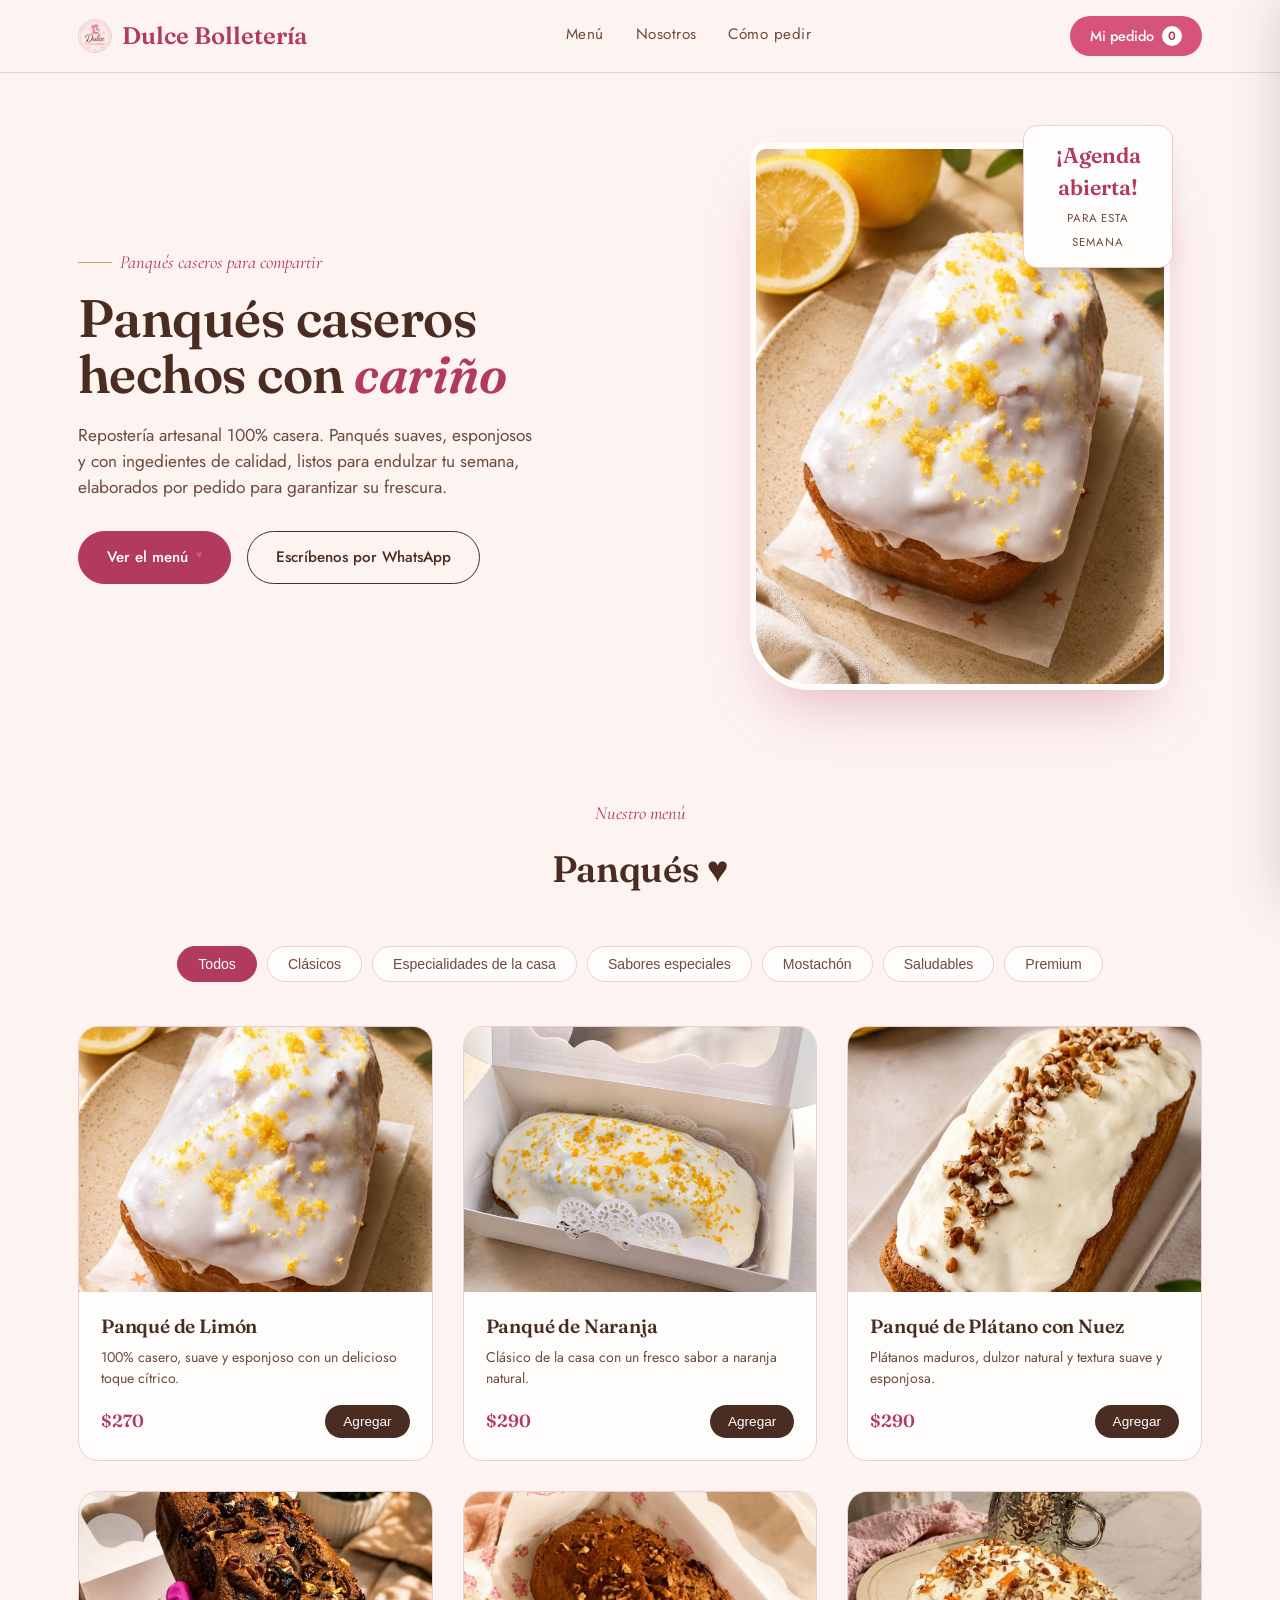
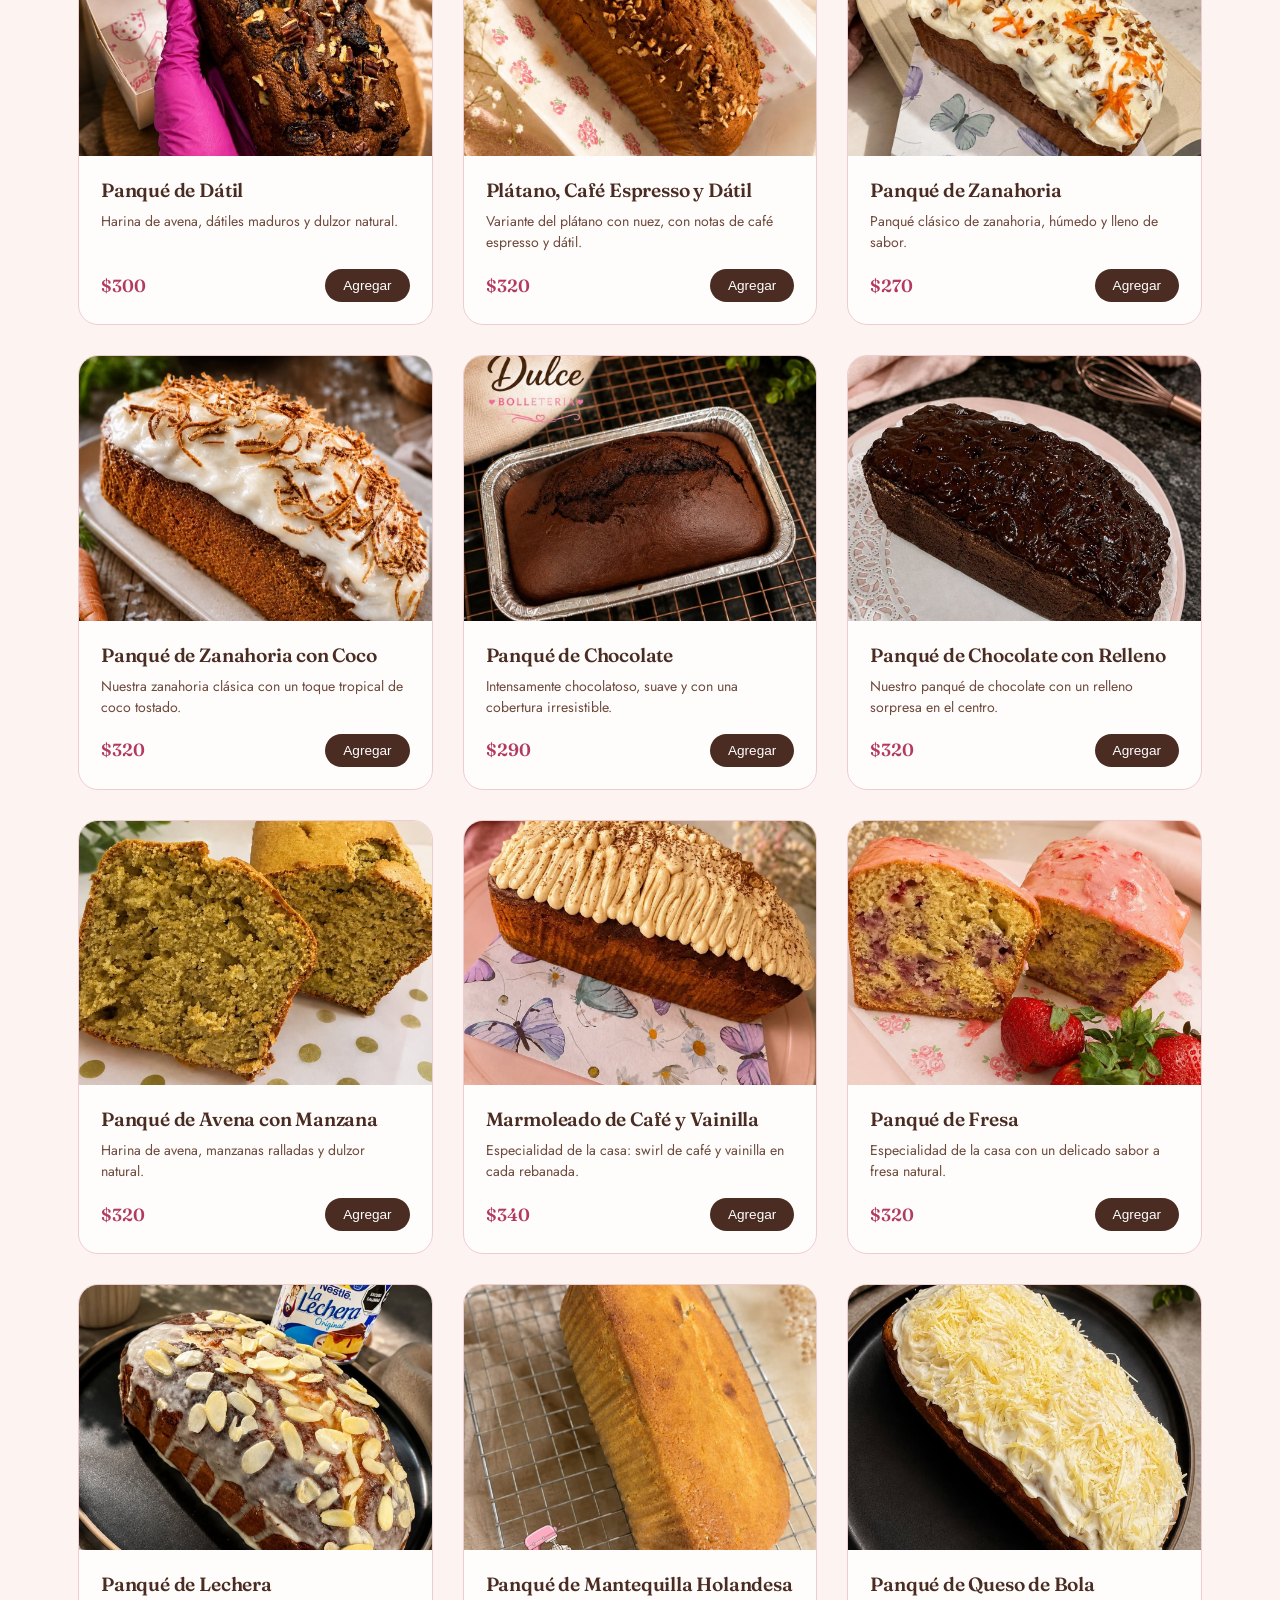
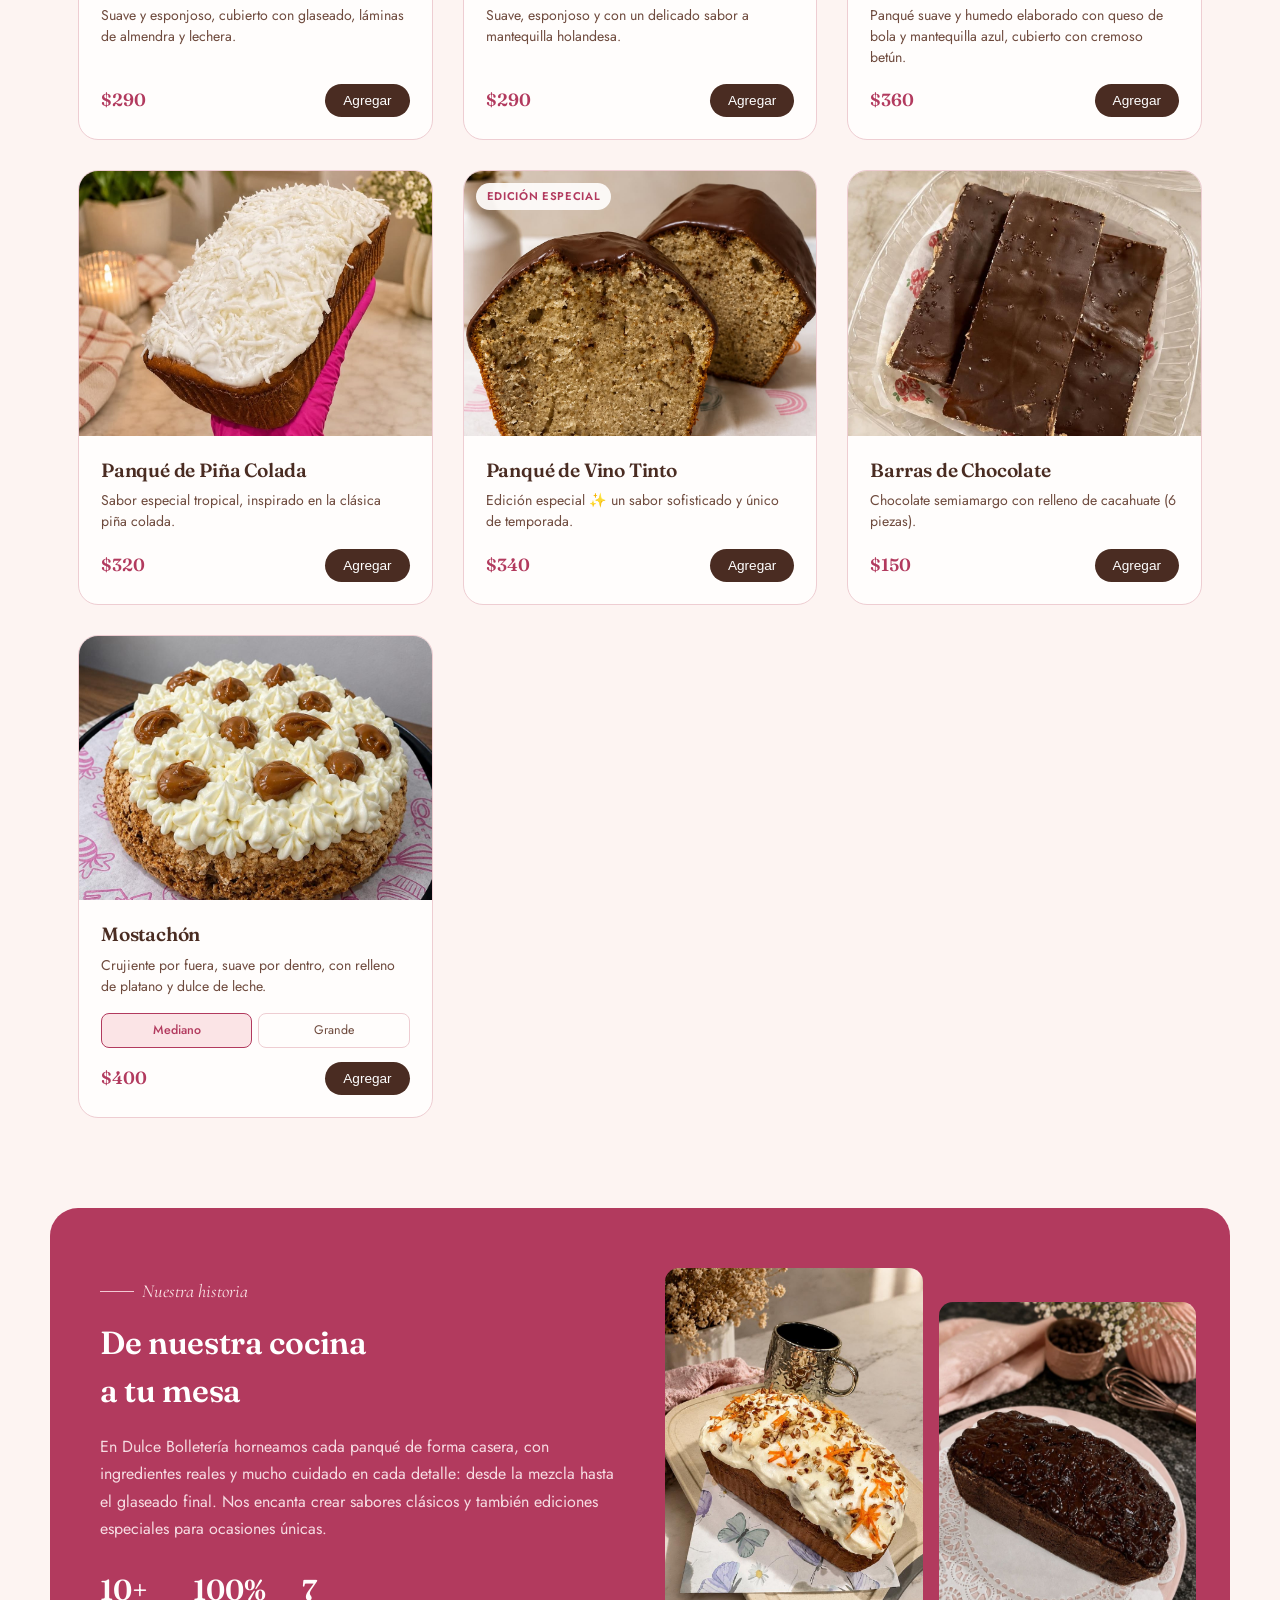
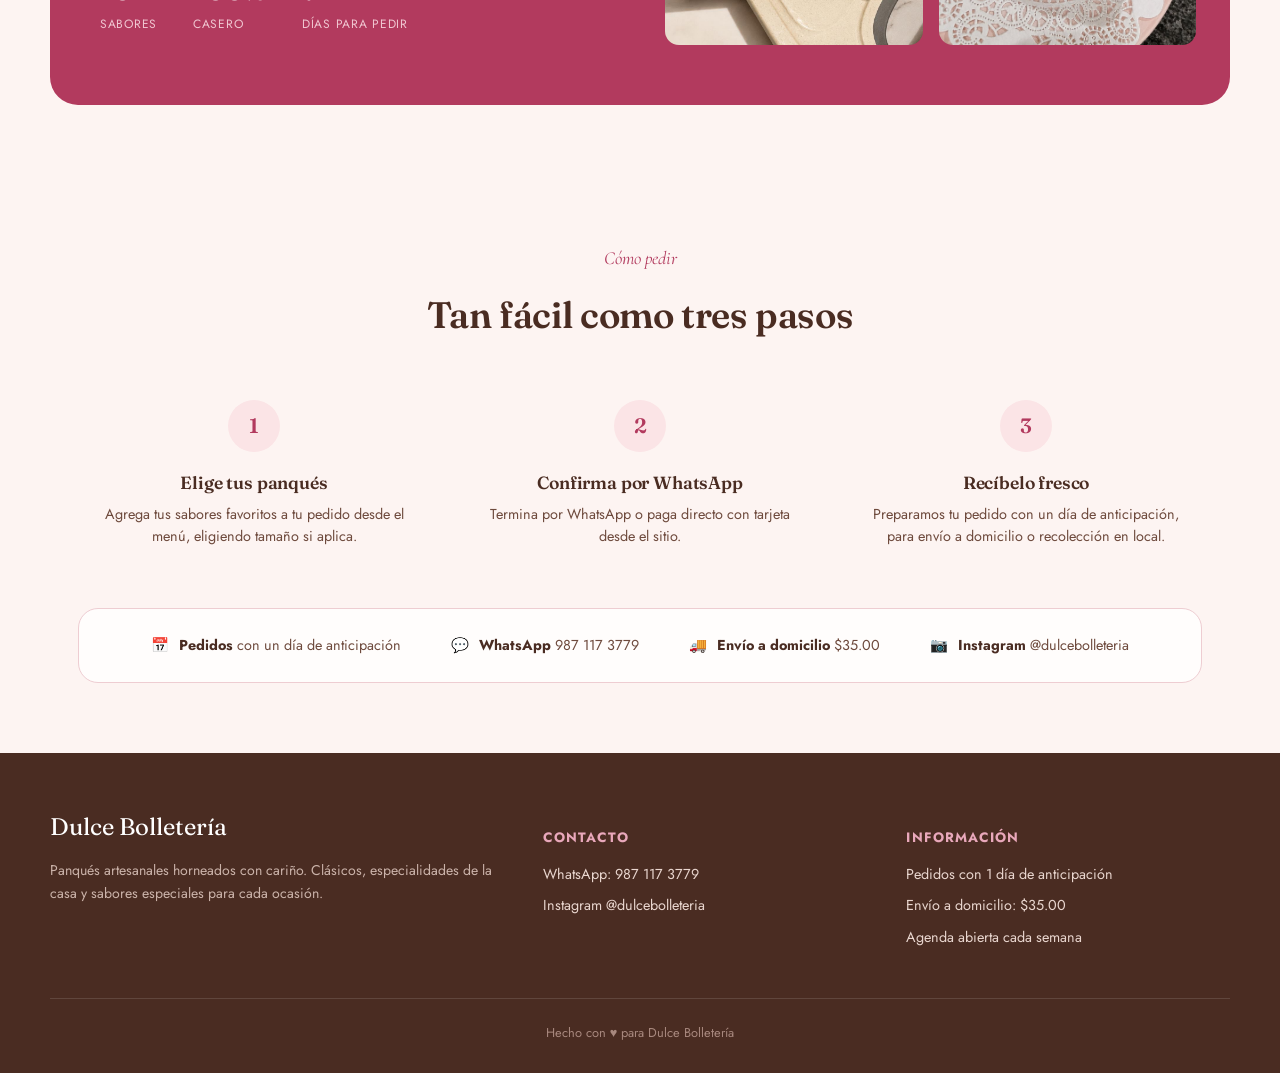
<file: index.html>
<!DOCTYPE html>
<html lang="es">
<head>
<meta charset="UTF-8">
<meta name="viewport" content="width=device-width, initial-scale=1.0">
<title>Dulce Bolletería — Panqués artesanales</title>
<link rel="icon" type="image/png" href="imgs/logo.jpeg">
<link rel="apple-touch-icon" href="imgs/logo.jpeg">
<link rel="preconnect" href="https://fonts.googleapis.com">
<link href="https://fonts.googleapis.com/css2?family=Cormorant+Garamond:ital,wght@0,500;0,600;0,700;1,500&family=Fraunces:ital,opsz,wght@0,9..144,500;0,9..144,600;1,9..144,500&family=Jost:wght@400;500;600&display=swap" rel="stylesheet">
<link rel="stylesheet" href="css/style.css">
</head>
<body>

<header>
  <div class="nav-wrap">
    <a href="#" class="brand">
      <img class="mixer" src="imgs/logo.jpeg" alt="Logo Dulce Bolletería">
      Dulce Bolletería
    </a>
    <nav class="links">
      <a href="#menu">Menú</a>
      <a href="#nosotros">Nosotros</a>
      <a href="#pedidos">Cómo pedir</a>
    </nav>
    <button class="cart-btn" onclick="openCart()">
      Mi pedido <span class="cart-count" id="cartCount">0</span>
    </button>
  </div>
</header>

<section class="hero">
  <div>
    <div class="hero-eyebrow"><span class="rule"></span> Panqués caseros para compartir</div>
    <h1>Panqués caseros<br>hechos con <em>cariño</em></h1>
    <p>Repostería artesanal 100% casera. Panqués suaves, esponjosos y con ingedientes de calidad, listos para endulzar tu semana, elaborados por pedido para garantizar su frescura.</p>
    <div class="hero-ctas">
      <a href="#menu" class="btn-primary">Ver el menú <span class="heart">♥</span></a>
      <a href="https://wa.me/529871173779" target="_blank" class="btn-secondary">Escríbenos por WhatsApp</a>
    </div>
  </div>
  <div class="hero-visual">
    <img src="imgs/panque_limon.jpeg" alt="Panqué de limón">
    <div class="hero-badge">
      <span class="k">¡Agenda<br>abierta!</span>
      <span class="l">Para esta semana</span>
    </div>
  </div>
</section>

<section id="menu">
  <div class="section-head">
    <div class="hero-eyebrow" style="justify-content:center">Nuestro menú</div>
    <h2>Panqués <span class="script">♥</span></h2>
  </div>

  <div class="cat-tabs">
    <button class="cat-tab active" data-filter="all">Todos</button>
    <button class="cat-tab" data-filter="clasicos">Clásicos</button>
    <button class="cat-tab" data-filter="especialidades">Especialidades de la casa</button>
    <button class="cat-tab" data-filter="especiales">Sabores especiales</button>
    <button class="cat-tab" data-filter="mostachon">Mostachón</button>
    <button class="cat-tab" data-filter="saludables">Saludables</button>
    <button class="cat-tab" data-filter="premium">Premium</button>
  </div>

  <div class="grid" id="productGrid"></div>
</section>

<section class="about" id="nosotros">
  <div>
    <div class="hero-eyebrow" style="color:#fbe4e6"><span class="rule" style="background:#f2c9d4"></span> Nuestra historia</div>
    <h2>De nuestra cocina<br>a tu mesa</h2>
    <p>En Dulce Bolletería horneamos cada panqué de forma casera, con ingredientes reales y mucho cuidado en cada detalle: desde la mezcla hasta el glaseado final. Nos encanta crear sabores clásicos y también ediciones especiales para ocasiones únicas.</p>
    <div class="about-stats">
      <div><span class="k">10+</span><span class="l">Sabores</span></div>
      <div><span class="k">100%</span><span class="l">Casero</span></div>
      <div><span class="k">7</span><span class="l">Días para pedir</span></div>
    </div>
  </div>
  <div class="about-visual">
    <img src="imgs/panque_zanahoria.jpeg" alt="Panqué de zanahoria con coco">
    <img src="imgs/panque_chocolate.jpeg" alt="Panqué de chocolate">
  </div>
</section>

<section id="pedidos">
  <div class="section-head">
    <div class="hero-eyebrow" style="justify-content:center">Cómo pedir</div>
    <h2>Tan fácil como tres pasos</h2>
  </div>
  <div class="steps">
    <div class="step">
      <div class="num">1</div>
      <h3>Elige tus panqués</h3>
      <p>Agrega tus sabores favoritos a tu pedido desde el menú, eligiendo tamaño si aplica.</p>
    </div>
    <div class="step">
      <div class="num">2</div>
      <h3>Confirma por WhatsApp</h3>
      <p>Termina por WhatsApp o paga directo con tarjeta desde el sitio.</p>
    </div>
    <div class="step">
      <div class="num">3</div>
      <h3>Recíbelo fresco</h3>
      <p>Preparamos tu pedido con un día de anticipación, para envío a domicilio o recolección en local.</p>
    </div>
  </div>

  <div class="info-strip">
    <div class="info-item">📅 <span><strong>Pedidos</strong> con un día de anticipación</span></div>
    <div class="info-item">💬 <span><strong>WhatsApp</strong> 987 117 3779</span></div>
    <div class="info-item">🚚 <span><strong>Envío a domicilio</strong> $35.00</span></div>
    <div class="info-item">📷 <span><strong>Instagram</strong> @dulcebolleteria</span></div>
  </div>
</section>

<footer>
  <div class="footer-wrap">
    <div>
      <div class="footer-brand">Dulce Bolletería</div>
      <p>Panqués artesanales horneados con cariño. Clásicos, especialidades de la casa y sabores especiales para cada ocasión.</p>
    </div>
    <div>
      <h4>Contacto</h4>
      <ul>
        <li><a href="https://wa.me/529871173779" target="_blank">WhatsApp: 987 117 3779</a></li>
        <li><a href="https://instagram.com/dulcebolleteria" target="_blank">Instagram @dulcebolleteria</a></li>
      </ul>
    </div>
    <div>
      <h4>Información</h4>
      <ul>
        <li>Pedidos con 1 día de anticipación</li>
        <li>Envío a domicilio: $35.00</li>
        <li>Agenda abierta cada semana</li>
      </ul>
    </div>
  </div>
  <div class="footer-bottom">Hecho con ♥ para Dulce Bolletería</div>
</footer>

<!-- Cart drawer -->
<div class="overlay" id="overlay" onclick="closeCart()"></div>
<div class="drawer" id="drawer">
  <div class="drawer-head">
    <h3>Tu pedido</h3>
    <button class="close-btn" onclick="closeCart()">&times;</button>
  </div>
  <div class="drawer-body" id="drawerBody">
    <div class="drawer-empty">Aún no has agregado panqués <span class="heart">♥</span></div>
  </div>
  <div class="drawer-foot">
    <div class="size-select" id="deliverySelect" style="margin-bottom:14px;">
      <div class="size-opt sel" data-method="domicilio">Envío a domicilio</div>
      <div class="size-opt" data-method="recoger">Recoger yo mismo</div>
    </div>
    <div id="pickupAddress" style="display:none; background:var(--blush); border-radius:10px; padding:10px 12px; font-size:0.82rem; color:var(--cocoa); margin-bottom:14px; line-height:1.5;">
      📍 <strong>Dirección para recoger:</strong><br>
      50 Avenida entre 6 y 8 Norte, Col. 10 de Abril<br>
      Casa blanca de 2 pisos, #381
    </div>
    <input type="tel" id="phoneInput" placeholder="Tu número de WhatsApp (10 dígitos)" maxlength="10"
      style="width:100%; box-sizing:border-box; border:1px solid var(--line); border-radius:10px; padding:10px 12px; font-family:inherit; font-size:0.9rem; margin-bottom:10px; background:white;">
    <textarea class="drawer-note" id="noteInput" placeholder="Notas para tu pedido (fecha deseada, dirección, etc.)" rows="2"></textarea>
    <div class="drawer-total"><span>Total estimado</span><strong id="totalPrice">$0</strong></div>
    <button class="whatsapp-btn" id="waBtn" onclick="sendOrder()" disabled>
      Enviar pedido por WhatsApp
    </button>
    <button class="whatsapp-btn" id="mpBtn" onclick="payWithCard()" disabled
            style="background:#009ee3; margin-top:10px;">
      Pagar con tarjeta
    </button>
  </div>
</div>

<script src="js/script.js"></script>

</body>
</html>
</file>
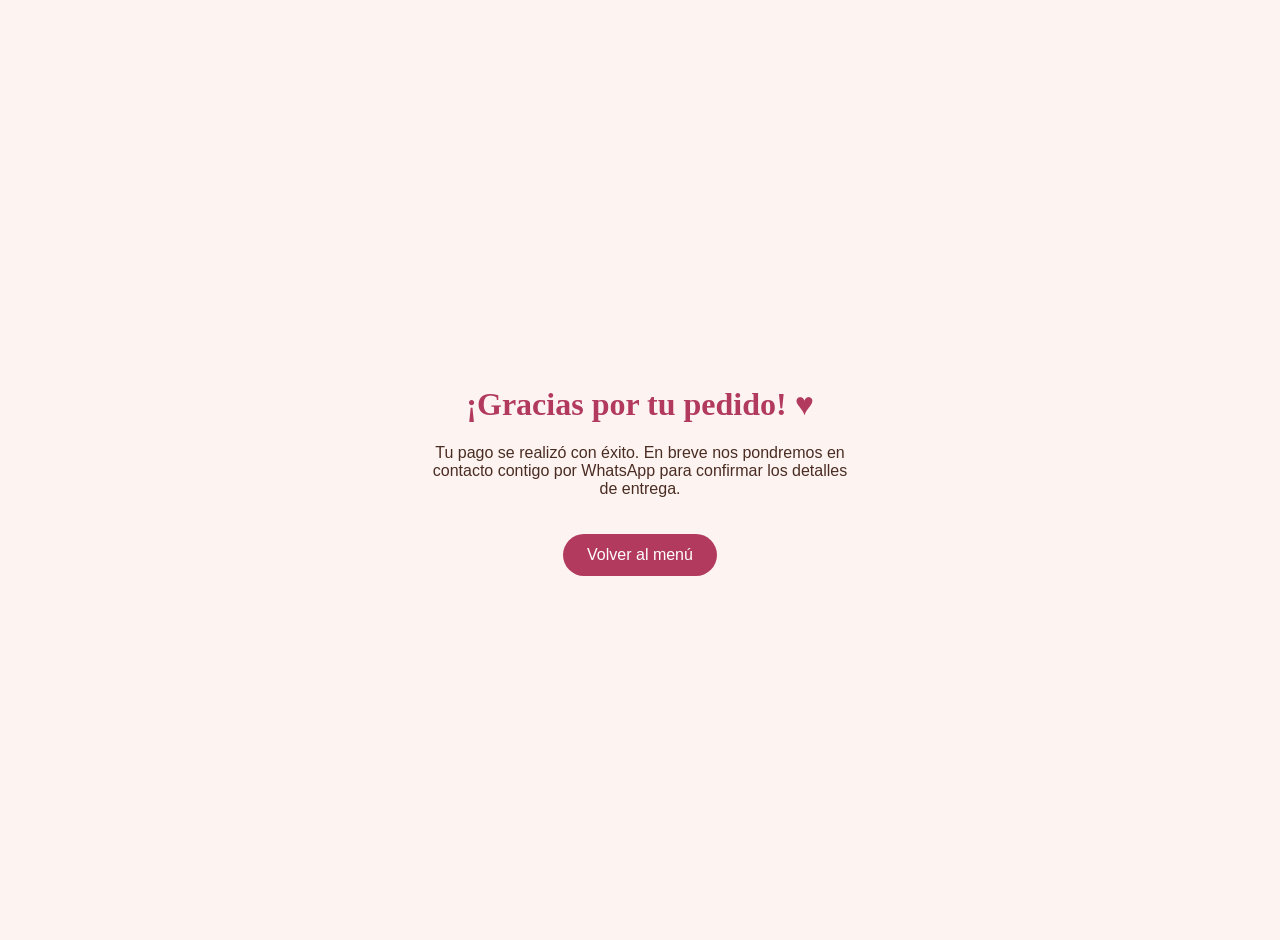
<file: pago-exitoso.html>
<!DOCTYPE html>
<html lang="es">
<head>
<meta charset="UTF-8">
<meta name="viewport" content="width=device-width, initial-scale=1.0">
<title>¡Pago exitoso! — Dulce Bolletería</title>
<style>
  body{font-family:'Jost',sans-serif;background:#fdf4f2;color:#4a2c22;display:flex;align-items:center;justify-content:center;height:100vh;margin:0;text-align:center;padding:20px;}
  .box{max-width:420px;}
  h1{color:#b23a5e;font-family:'Fraunces',serif;}
  a{display:inline-block;margin-top:20px;background:#b23a5e;color:white;padding:12px 24px;border-radius:999px;text-decoration:none;}
</style>
</head>
<body>
  <div class="box">
    <h1>¡Gracias por tu pedido! ♥</h1>
    <p>Tu pago se realizó con éxito. En breve nos pondremos en contacto contigo por WhatsApp para confirmar los detalles de entrega.</p>
    <a href="/">Volver al menú</a>
  </div>
</body>
</html>
</file>
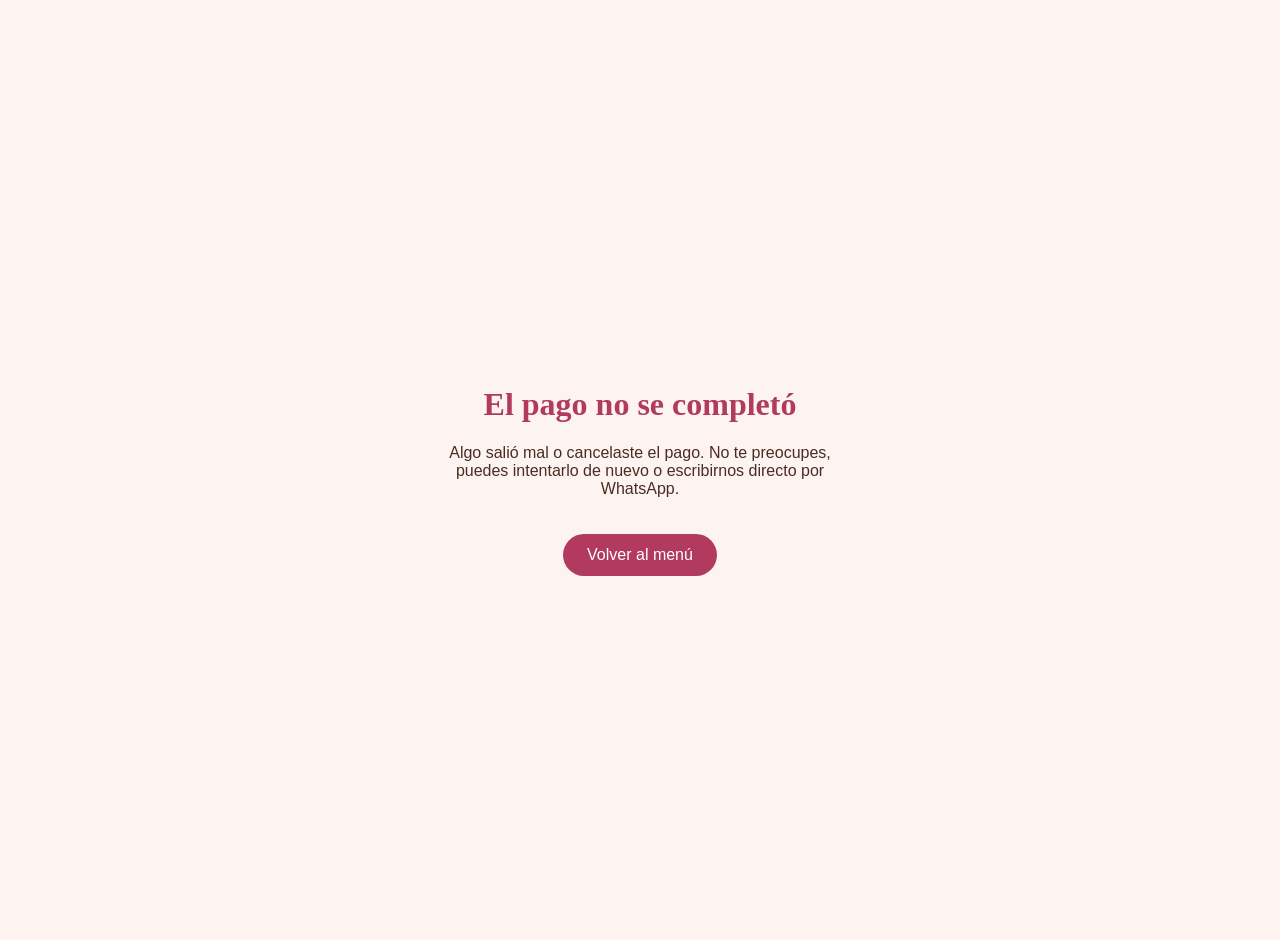
<file: pago-fallido.html>
<!DOCTYPE html>
<html lang="es">
<head>
<meta charset="UTF-8">
<meta name="viewport" content="width=device-width, initial-scale=1.0">
<title>Pago no completado — Dulce Bolletería</title>
<style>
  body{font-family:'Jost',sans-serif;background:#fdf4f2;color:#4a2c22;display:flex;align-items:center;justify-content:center;height:100vh;margin:0;text-align:center;padding:20px;}
  .box{max-width:420px;}
  h1{color:#b23a5e;font-family:'Fraunces',serif;}
  a{display:inline-block;margin-top:20px;background:#b23a5e;color:white;padding:12px 24px;border-radius:999px;text-decoration:none;}
</style>
</head>
<body>
  <div class="box">
    <h1>El pago no se completó</h1>
    <p>Algo salió mal o cancelaste el pago. No te preocupes, puedes intentarlo de nuevo o escribirnos directo por WhatsApp.</p>
    <a href="/">Volver al menú</a>
  </div>
</body>
</html>
</file>
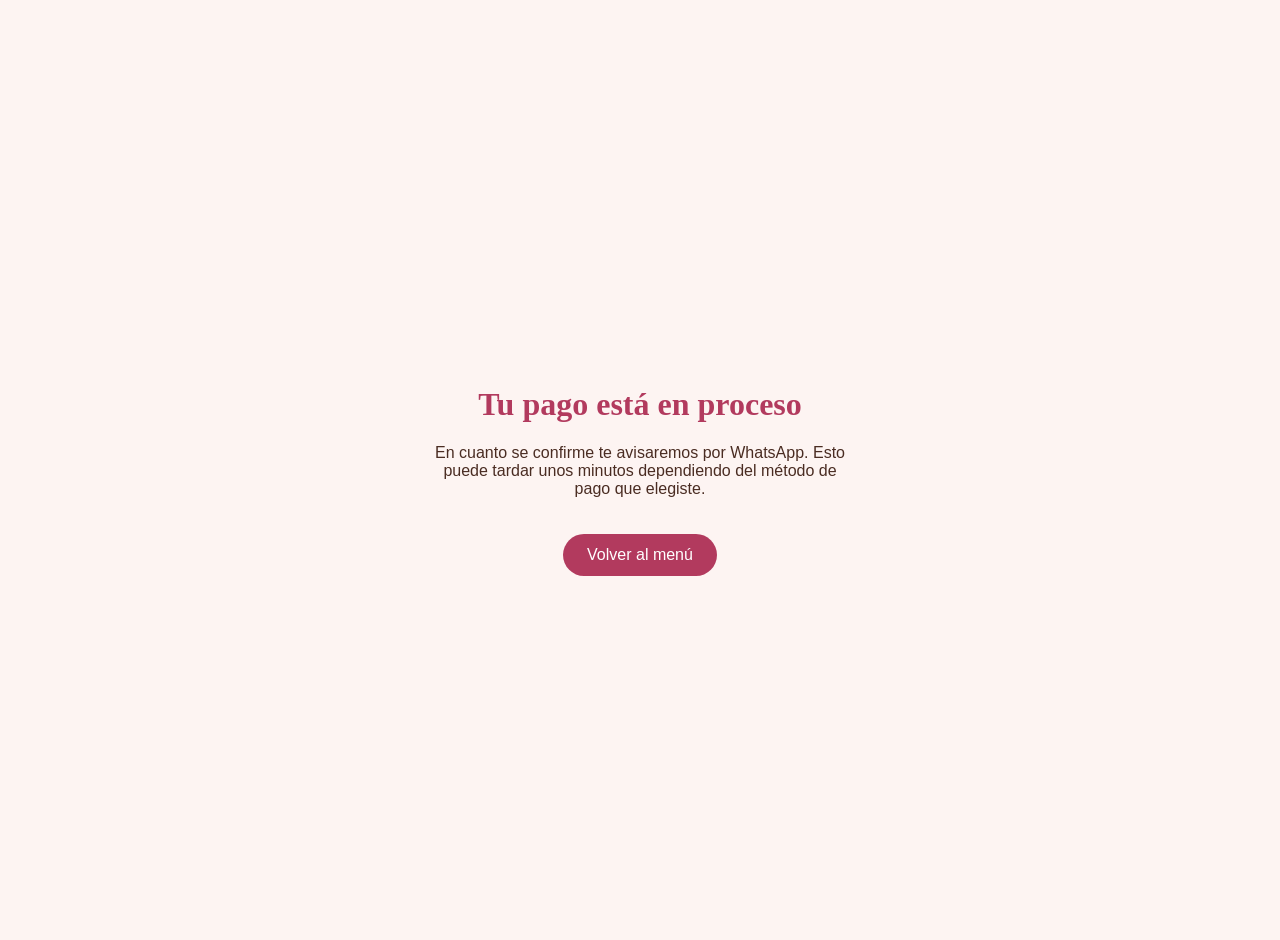
<file: pago-pendiente.html>
<!DOCTYPE html>
<html lang="es">
<head>
<meta charset="UTF-8">
<meta name="viewport" content="width=device-width, initial-scale=1.0">
<title>Pago pendiente — Dulce Bolletería</title>
<style>
  body{font-family:'Jost',sans-serif;background:#fdf4f2;color:#4a2c22;display:flex;align-items:center;justify-content:center;height:100vh;margin:0;text-align:center;padding:20px;}
  .box{max-width:420px;}
  h1{color:#b23a5e;font-family:'Fraunces',serif;}
  a{display:inline-block;margin-top:20px;background:#b23a5e;color:white;padding:12px 24px;border-radius:999px;text-decoration:none;}
</style>
</head>
<body>
  <div class="box">
    <h1>Tu pago está en proceso</h1>
    <p>En cuanto se confirme te avisaremos por WhatsApp. Esto puede tardar unos minutos dependiendo del método de pago que elegiste.</p>
    <a href="/">Volver al menú</a>
  </div>
</body>
</html>
</file>
<file: css/style.css>
:root{
    --cream: #fdf4f2;
    --blush: #fbe4e6;
    --rose: #d6547a;
    --rose-deep: #b23a5e;
    --gold: #c9a15a;
    --cocoa: #4a2c22;
    --cocoa-soft: #6e4a3d;
    --line: #eecdd2;
    --white: #fffdfc;
  }

  *{box-sizing:border-box;}
  html{scroll-behavior:smooth;}
  body{
    margin:0;
    background:var(--cream);
    color:var(--cocoa);
    font-family:'Jost', sans-serif;
    font-size:16px;
    line-height:1.5;
  }
  h1,h2,h3,.display{
    font-family:'Fraunces', serif;
    font-weight:600;
    letter-spacing:-0.01em;
  }
  .script{
    font-family:'Cormorant Garamond', serif;
    font-style:italic;
  }

  a{color:inherit;}

  /* ---- decorative hearts ---- */
  .heart{
    display:inline-block;
    color:var(--rose);
    font-size:0.7em;
    transform:translateY(-2px);
  }

  /* ---- header / nav ---- */
  header{
    position:sticky;
    top:0;
    z-index:50;
    background:rgba(253,244,242,0.92);
    backdrop-filter:blur(6px);
    border-bottom:1px solid var(--line);
  }
  .nav-wrap{
    max-width:1180px;
    margin:0 auto;
    padding:16px 28px;
    display:flex;
    align-items:center;
    justify-content:space-between;
  }
  .brand{
    display:flex;
    align-items:center;
    gap:10px;
    font-family:'Fraunces', serif;
    font-size:1.5rem;
    font-weight:600;
    color:var(--rose-deep);
    text-decoration:none;
  }
  .brand .mixer{
    width:34px;height:34px;
    flex-shrink:0;
    border-radius:50%;
    object-fit:cover;
    border:1px solid var(--line);
  }
  nav.links{
    display:flex;
    gap:32px;
    font-size:0.95rem;
    letter-spacing:0.03em;
  }
  nav.links a{
    text-decoration:none;
    color:var(--cocoa-soft);
    position:relative;
    padding-bottom:4px;
  }
  nav.links a:hover{color:var(--rose-deep);}
  .cart-btn{
    display:flex;
    align-items:center;
    gap:8px;
    background:var(--rose);
    color:white;
    border:none;
    padding:10px 20px;
    border-radius:999px;
    font-family:'Jost', sans-serif;
    font-size:0.9rem;
    font-weight:500;
    cursor:pointer;
    transition:background 0.2s, transform 0.15s;
  }
  .cart-btn:hover{background:var(--rose-deep); transform:translateY(-1px);}
  .cart-count{
    background:white;
    color:var(--rose-deep);
    border-radius:50%;
    width:20px;height:20px;
    display:flex;align-items:center;justify-content:center;
    font-size:0.75rem;
    font-weight:600;
  }

  .mobile-toggle{display:none;}

  /* ---- hero ---- */
  .hero{
    max-width:1180px;
    margin:0 auto;
    padding:70px 28px 40px;
    display:grid;
    grid-template-columns:1.1fr 0.9fr;
    gap:50px;
    align-items:center;
  }
  .hero-eyebrow{
    font-family:'Cormorant Garamond', serif;
    font-style:italic;
    font-size:1.15rem;
    color:var(--rose-deep);
    margin-bottom:14px;
    display:flex;
    align-items:center;
    gap:8px;
  }
  .hero-eyebrow .rule{
    width:34px;height:1px;
    background:var(--gold);
    display:inline-block;
  }
  .hero h1{
    font-size:3.3rem;
    line-height:1.05;
    margin:0 0 22px;
    color:var(--cocoa);
  }
  .hero h1 em{
    color:var(--rose-deep);
    font-style:italic;
  }
  .hero p{
    font-size:1.08rem;
    color:var(--cocoa-soft);
    max-width:460px;
    margin-bottom:30px;
  }
  .hero-ctas{display:flex; gap:16px; flex-wrap:wrap;}
  .btn-primary, .btn-secondary{
    padding:14px 28px;
    border-radius:999px;
    text-decoration:none;
    font-size:0.95rem;
    font-weight:500;
    transition:all 0.2s;
    display:inline-flex;
    align-items:center;
    gap:8px;
  }
  .btn-primary{
    background:var(--rose-deep);
    color:white;
    border:1px solid var(--rose-deep);
  }
  .btn-primary:hover{background:var(--rose); border-color:var(--rose);}
  .btn-secondary{
    background:transparent;
    color:var(--cocoa);
    border:1px solid var(--cocoa);
  }
  .btn-secondary:hover{background:var(--cocoa); color:var(--white);}

  .hero-visual{
    position:relative;
    display:flex;
    justify-content:center;
    align-items:center;
  }
  .hero-visual img{
    width:100%;
    max-width:420px;
    border-radius:16px 60px 16px 60px;
    box-shadow:0 30px 60px -20px rgba(178,58,94,0.35);
    border:6px solid var(--white);
  }
  .hero-badge{
    position:absolute;
    top:-18px;
    right:6%;
    background:var(--white);
    border:1px solid var(--line);
    padding:14px 18px;
    border-radius:14px;
    box-shadow:0 12px 24px -10px rgba(74,44,34,0.2);
    text-align:center;
    max-width:150px;
  }
  .hero-badge .k{
    font-family:'Fraunces', serif;
    font-weight:600;
    color:var(--rose-deep);
    font-size:1.35rem;
    display:block;
  }
  .hero-badge .l{
    font-size:0.72rem;
    letter-spacing:0.08em;
    text-transform:uppercase;
    color:var(--cocoa-soft);
  }

  /* ---- section shell ---- */
  section{
    max-width:1180px;
    margin:0 auto;
    padding:70px 28px;
  }
  .section-head{
    text-align:center;
    margin-bottom:48px;
  }
  .section-head .hero-eyebrow{justify-content:center;}
  .section-head h2{
    font-size:2.3rem;
    margin:0;
  }

  .divider-row{
    display:flex;
    align-items:center;
    gap:14px;
    justify-content:center;
    margin:6px 0 0;
  }
  .divider-row .rule{width:50px;height:1px;background:var(--gold);}

  /* ---- category tabs ---- */
  .cat-tabs{
    display:flex;
    justify-content:center;
    gap:10px;
    flex-wrap:wrap;
    margin-bottom:44px;
  }
  .cat-tab{
    padding:9px 20px;
    border-radius:999px;
    border:1px solid var(--line);
    background:var(--white);
    font-size:0.88rem;
    color:var(--cocoa-soft);
    cursor:pointer;
    transition:all 0.2s;
  }
  .cat-tab.active, .cat-tab:hover{
    background:var(--rose-deep);
    border-color:var(--rose-deep);
    color:white;
  }

  /* ---- product grid ---- */
  .grid{
    display:grid;
    grid-template-columns:repeat(3, 1fr);
    gap:30px;
  }
  .card{
    background:var(--white);
    border-radius:20px;
    overflow:hidden;
    border:1px solid var(--line);
    transition:transform 0.25s, box-shadow 0.25s;
    display:flex;
    flex-direction:column;
  }
  .card:hover{
    transform:translateY(-5px);
    box-shadow:0 24px 40px -18px rgba(178,58,94,0.28);
  }
  .card-img-wrap{
    position:relative;
    aspect-ratio:4/3;
    overflow:hidden;
    background:var(--blush);
  }
  .card-img-wrap img{
    width:100%;height:100%;
    object-fit:cover;
    transition:transform 0.5s;
  }
  .card:hover .card-img-wrap img{transform:scale(1.06);}
  .card-tag{
    position:absolute;
    top:12px;left:12px;
    background:rgba(255,253,252,0.92);
    color:var(--rose-deep);
    font-size:0.7rem;
    letter-spacing:0.06em;
    text-transform:uppercase;
    padding:5px 11px;
    border-radius:999px;
    font-weight:600;
  }
  .card-noimg{
    aspect-ratio:4/3;
    background:linear-gradient(135deg, var(--blush), #f6d9de);
    display:flex;
    align-items:center;
    justify-content:center;
  }
  .card-noimg .heart-lg{
    font-size:2.2rem;
    color:var(--rose);
    opacity:0.55;
  }
  .card-body{
    padding:20px 22px 22px;
    display:flex;
    flex-direction:column;
    flex:1;
  }
  .card-body h3{
    font-size:1.2rem;
    margin:0 0 6px;
    color:var(--cocoa);
  }
  .card-body p{
    font-size:0.88rem;
    color:var(--cocoa-soft);
    margin:0 0 16px;
    flex:1;
  }
  .card-foot{
    display:flex;
    align-items:center;
    justify-content:space-between;
    gap:10px;
  }
  .price{
    font-family:'Fraunces', serif;
    font-weight:600;
    color:var(--rose-deep);
    font-size:1.1rem;
  }
  .add-btn{
    background:var(--cocoa);
    color:white;
    border:none;
    padding:9px 18px;
    border-radius:999px;
    font-size:0.85rem;
    cursor:pointer;
    transition:background 0.2s;
    white-space:nowrap;
  }
  .add-btn:hover{background:var(--rose-deep);}
  .add-btn.added{background:#5f8f6e;}

  .size-select{
    display:flex;
    gap:6px;
    margin-bottom:14px;
  }
  .size-opt{
    flex:1;
    text-align:center;
    padding:7px 4px;
    border:1px solid var(--line);
    border-radius:8px;
    font-size:0.78rem;
    cursor:pointer;
    color:var(--cocoa-soft);
  }
  .size-opt.sel{
    border-color:var(--rose-deep);
    background:var(--blush);
    color:var(--rose-deep);
    font-weight:500;
  }

  /* ---- especial edicion tag ---- */
  .special-flag{
    color:var(--gold);
    font-family:'Cormorant Garamond', serif;
    font-style:italic;
    font-size:0.85rem;
  }

  /* ---- about / signature strip ---- */
  .about{
    background:var(--rose-deep);
    color:var(--white);
    border-radius:28px;
    max-width:1180px;
    margin:20px auto 70px;
    padding:60px 50px;
    display:grid;
    grid-template-columns:1fr 1fr;
    gap:50px;
    align-items:center;
  }
  .about h2{
    color:white;
    font-size:2rem;
    margin:0 0 18px;
  }
  .about p{
    color:#f6dbe2;
    font-size:1rem;
    line-height:1.7;
  }
  .about-stats{
    display:flex;
    gap:36px;
    margin-top:26px;
  }
  .about-stats div{text-align:left;}
  .about-stats .k{
    font-family:'Fraunces', serif;
    font-size:1.8rem;
    font-weight:600;
    display:block;
  }
  .about-stats .l{
    font-size:0.75rem;
    letter-spacing:0.06em;
    text-transform:uppercase;
    color:#f0c6d1;
  }
  .about-visual{
    display:flex;
    gap:16px;
  }
  .about-visual img{
    width:50%;
    aspect-ratio:3/4;
    object-fit:cover;
    border-radius:14px;
  }
  .about-visual img:nth-child(2){margin-top:34px;}

  /* ---- how it works ---- */
  .steps{
    display:grid;
    grid-template-columns:repeat(3,1fr);
    gap:34px;
  }
  .step{
    text-align:center;
    padding:10px 18px;
  }
  .step .num{
    width:52px;height:52px;
    border-radius:50%;
    background:var(--blush);
    color:var(--rose-deep);
    display:flex;align-items:center;justify-content:center;
    font-family:'Fraunces', serif;
    font-weight:600;
    font-size:1.3rem;
    margin:0 auto 18px;
  }
  .step h3{font-size:1.1rem; margin:0 0 8px;}
  .step p{font-size:0.9rem; color:var(--cocoa-soft); margin:0;}

  /* ---- delivery note ---- */
  .info-strip{
    display:flex;
    justify-content:center;
    gap:50px;
    flex-wrap:wrap;
    background:var(--white);
    border:1px solid var(--line);
    border-radius:20px;
    padding:26px 30px;
    margin-top:50px;
  }
  .info-item{
    display:flex;
    align-items:center;
    gap:10px;
    font-size:0.9rem;
    color:var(--cocoa-soft);
  }
  .info-item strong{color:var(--cocoa);}

  /* ---- footer ---- */
  footer{
    background:var(--cocoa);
    color:#e9d6cf;
    padding:56px 28px 30px;
  }
  .footer-wrap{
    max-width:1180px;
    margin:0 auto;
    display:grid;
    grid-template-columns:1.4fr 1fr 1fr;
    gap:40px;
  }
  .footer-brand{
    font-family:'Fraunces', serif;
    font-size:1.5rem;
    color:white;
    margin-bottom:12px;
  }
  footer p{font-size:0.88rem; color:#cbb3aa; line-height:1.6;}
  footer h4{
    font-size:0.85rem;
    letter-spacing:0.08em;
    text-transform:uppercase;
    color:#e9a8bb;
    margin-bottom:16px;
  }
  footer ul{list-style:none; padding:0; margin:0;}
  footer li{margin-bottom:10px; font-size:0.9rem;}
  footer a{text-decoration:none; color:#e9d6cf;}
  footer a:hover{color:var(--rose);}
  .footer-bottom{
    max-width:1180px;
    margin:40px auto 0;
    padding-top:24px;
    border-top:1px solid rgba(255,255,255,0.12);
    font-size:0.8rem;
    color:#a8887e;
    text-align:center;
  }

  /* ---- cart drawer ---- */
  .overlay{
    position:fixed; inset:0;
    background:rgba(74,44,34,0.4);
    z-index:90;
    opacity:0;
    pointer-events:none;
    transition:opacity 0.25s;
  }
  .overlay.open{opacity:1; pointer-events:auto;}
  .drawer{
    position:fixed;
    top:0; right:-420px;
    width:400px; max-width:88vw;
    height:100%;
    background:var(--cream);
    z-index:100;
    box-shadow:-20px 0 50px rgba(0,0,0,0.15);
    transition:right 0.3s ease;
    display:flex;
    flex-direction:column;
  }
  .drawer.open{right:0;}
  .drawer-head{
    padding:24px 26px;
    border-bottom:1px solid var(--line);
    display:flex;
    justify-content:space-between;
    align-items:center;
  }
  .drawer-head h3{margin:0; font-size:1.3rem;}
  .close-btn{
    background:none; border:none;
    font-size:1.5rem;
    cursor:pointer;
    color:var(--cocoa-soft);
    line-height:1;
  }
  .drawer-body{
    flex:1;
    overflow-y:auto;
    padding:20px 26px;
  }
  .drawer-empty{
    text-align:center;
    color:var(--cocoa-soft);
    padding:60px 10px;
    font-size:0.95rem;
  }
  .cart-item{
    display:flex;
    gap:12px;
    padding:14px 0;
    border-bottom:1px solid var(--line);
  }
  .cart-item img{
    width:64px;height:64px;
    object-fit:cover;
    border-radius:10px;
    flex-shrink:0;
    background:var(--blush);
  }
  .cart-item-info{flex:1;}
  .cart-item-info .name{font-weight:500; font-size:0.95rem;}
  .cart-item-info .meta{font-size:0.78rem; color:var(--cocoa-soft);}
  .cart-item-controls{
    display:flex;
    align-items:center;
    gap:8px;
    margin-top:6px;
  }
  .qty-btn{
    width:24px;height:24px;
    border-radius:50%;
    border:1px solid var(--line);
    background:white;
    cursor:pointer;
    font-size:0.9rem;
    line-height:1;
  }
  .remove-link{
    font-size:0.76rem;
    color:var(--rose-deep);
    cursor:pointer;
    text-decoration:underline;
    margin-left:auto;
  }
  .drawer-foot{
    padding:22px 26px 28px;
    border-top:1px solid var(--line);
  }
  .drawer-note{
    width:100%;
    border:1px solid var(--line);
    border-radius:10px;
    padding:10px 12px;
    font-family:inherit;
    font-size:0.85rem;
    resize:none;
    margin-bottom:14px;
    background:white;
  }
  .drawer-total{
    display:flex;
    justify-content:space-between;
    font-size:0.95rem;
    margin-bottom:16px;
  }
  .drawer-total strong{font-family:'Fraunces', serif; font-size:1.2rem; color:var(--rose-deep);}
  .whatsapp-btn{
    width:100%;
    background:#3fa458;
    color:white;
    border:none;
    padding:15px;
    border-radius:12px;
    font-size:1rem;
    font-weight:500;
    cursor:pointer;
    display:flex;
    align-items:center;
    justify-content:center;
    gap:10px;
    transition:background 0.2s;
  }
  .whatsapp-btn:hover{background:#33934c;}
  .whatsapp-btn:disabled{background:#cbb7ac; cursor:not-allowed;}

  @media (max-width: 900px){
    .nav-wrap{padding:14px 20px;}
    nav.links{display:none;}
    .hero{grid-template-columns:1fr; padding-top:40px;}
    .hero h1{font-size:2.4rem;}
    .hero-visual{order:-1;}
    .hero-badge{right:10px;}
    .grid{grid-template-columns:repeat(2,1fr);}
    .about{grid-template-columns:1fr; padding:40px 26px;}
    .about-visual{order:-1;}
    .steps{grid-template-columns:1fr;}
    .footer-wrap{grid-template-columns:1fr; gap:28px;}
  }
  @media (max-width: 560px){
    .grid{grid-template-columns:1fr;}
    .hero h1{font-size:2rem;}
    .about-stats{gap:22px;}
  }
</file>
